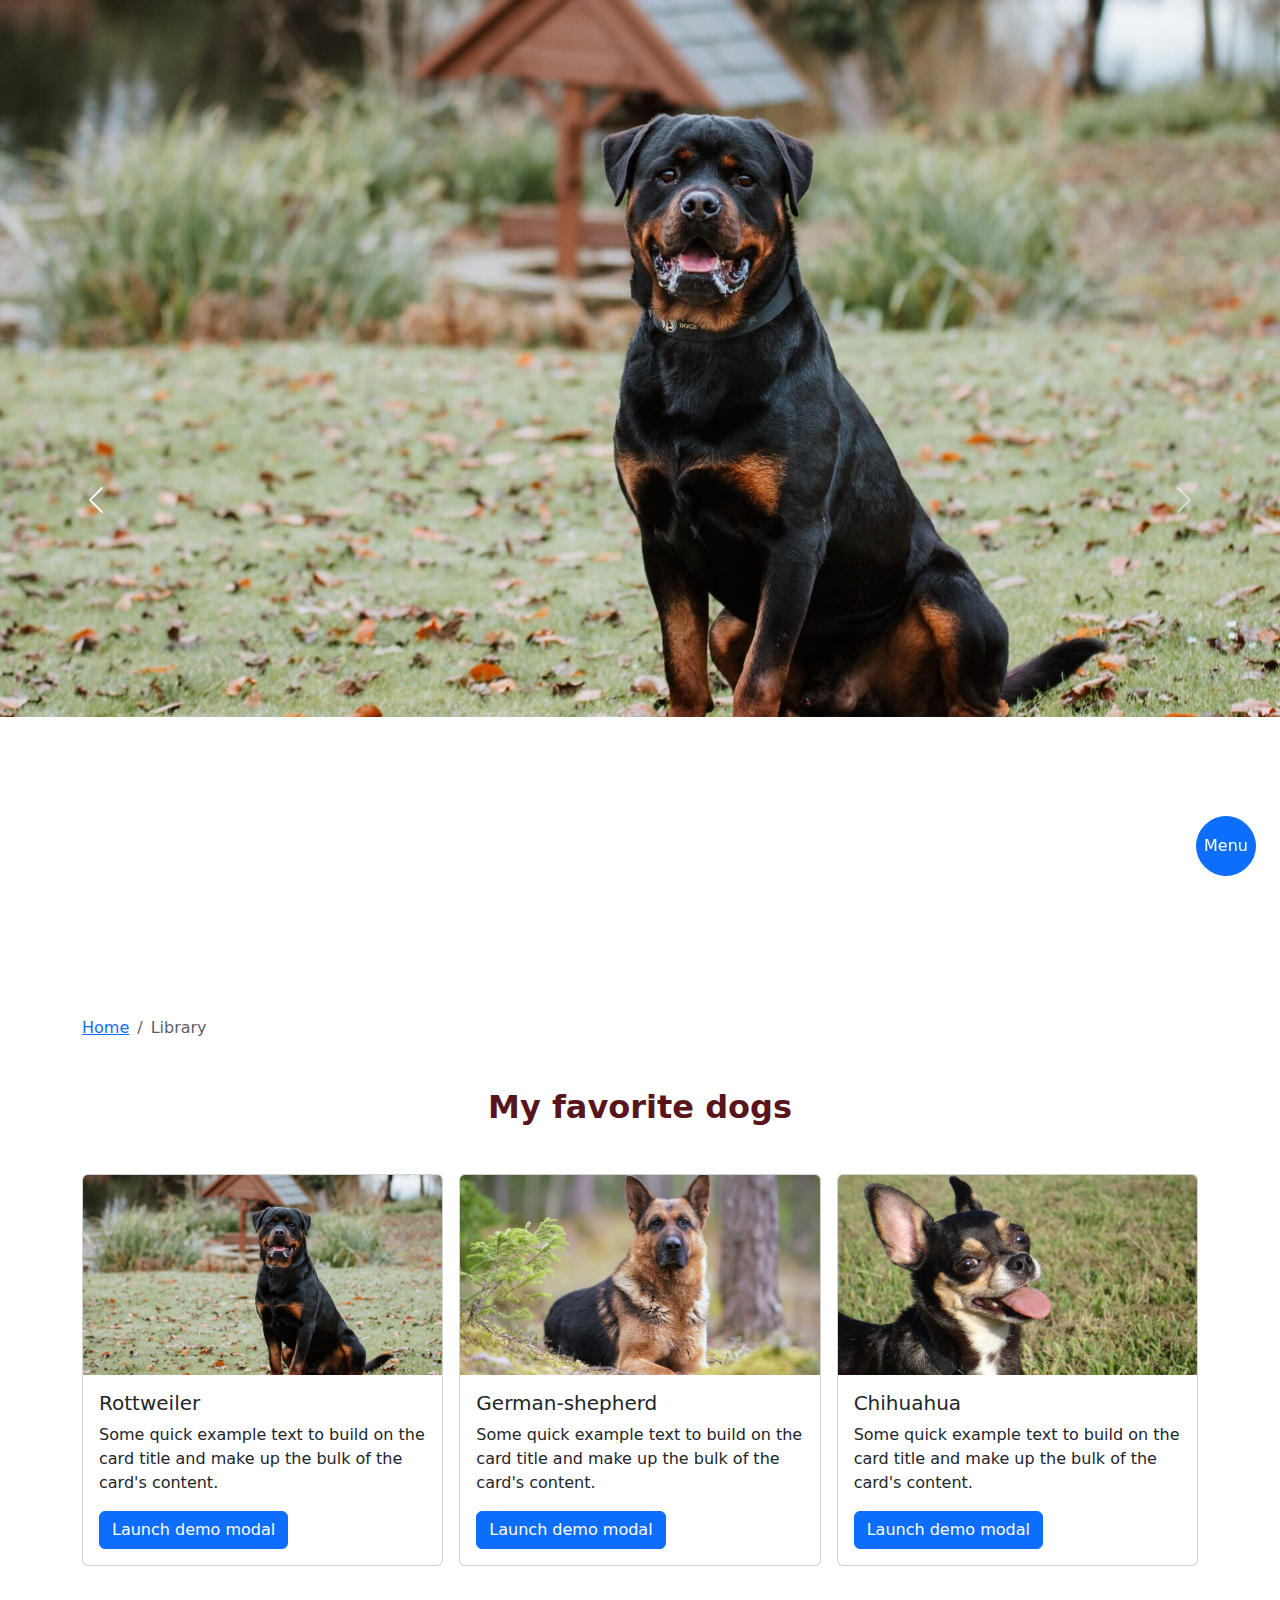
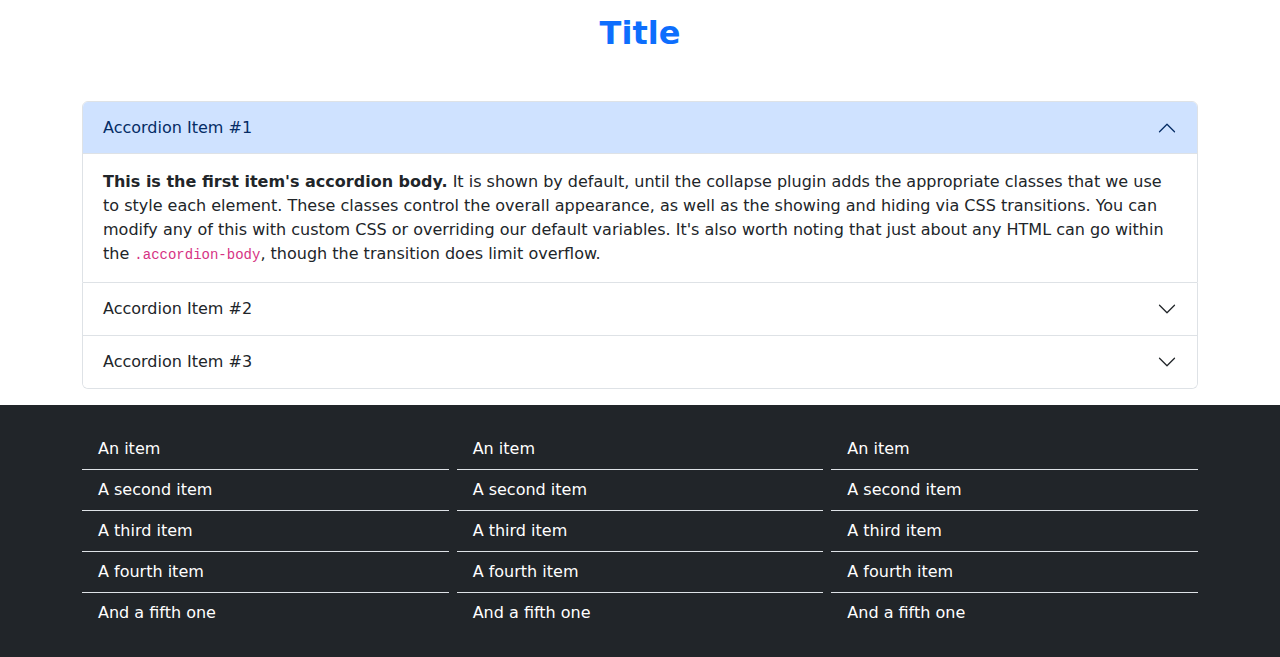
<file: index.html>
<!DOCTYPE html>
<html lang="en">
  <head>
    <meta charset="UTF-8" />
    <meta name="viewport" content="width=device-width, initial-scale=1.0" />
    <title>suniukai</title>
    <link rel="stylesheet" href="style.css" />
    <link
      href="https://cdn.jsdelivr.net/npm/bootstrap@5.3.3/dist/css/bootstrap.min.css"
      rel="stylesheet"
      integrity="sha384-QWTKZyjpPEjISv5WaRU9OFeRpok6YctnYmDr5pNlyT2bRjXh0JMhjY6hW+ALEwIH"
      crossorigin="anonymous"
    />
  </head>
  <body>
    <div id="carouselExampleCaptions" class="carousel slide">
      <div class="carousel-indicators">
        <button
          type="button"
          data-bs-target="#carouselExampleCaptions"
          data-bs-slide-to="0"
          class="active"
          aria-current="true"
          aria-label="Slide 1"
        ></button>
        <button
          type="button"
          data-bs-target="#carouselExampleCaptions"
          data-bs-slide-to="1"
          aria-label="Slide 2"
        ></button>
        <button
          type="button"
          data-bs-target="#carouselExampleCaptions"
          data-bs-slide-to="2"
          aria-label="Slide 3"
        ></button>
      </div>
      <div class="carousel-inner custom-carousel">
        <div class="carousel-item active">
          <img src="dog1.jpg" class="d-block w-100" alt="rottweiler" />
          <div class="carousel-caption d-none d-md-block">
            <h5>First slide label</h5>
            <p>Some representative placeholder content for the first slide.</p>
          </div>
        </div>
        <div class="carousel-item">
          <img src="dog2.jpg" class="d-block w-100" alt="german-shepherd" />
          <div class="carousel-caption d-none d-md-block">
            <h5>Second slide label</h5>
            <p>Some representative placeholder content for the second slide.</p>
          </div>
        </div>
        <div class="carousel-item">
          <img src="dog3.jpg" class="d-block w-100" alt="chihuahua" />
          <div class="carousel-caption d-none d-md-block">
            <h5>Third slide label</h5>
            <p>Some representative placeholder content for the third slide.</p>
          </div>
        </div>
      </div>
      <button
        class="carousel-control-prev"
        type="button"
        data-bs-target="#carouselExampleCaptions"
        data-bs-slide="prev"
      >
        <span class="carousel-control-prev-icon" aria-hidden="true"></span>
        <span class="visually-hidden">Previous</span>
      </button>
      <button
        class="carousel-control-next"
        type="button"
        data-bs-target="#carouselExampleCaptions"
        data-bs-slide="next"
      >
        <span class="carousel-control-next-icon" aria-hidden="true"></span>
        <span class="visually-hidden">Next</span>
      </button>
    </div>
    <div class="container-xl my-3">
      <nav aria-label="breadcrumb">
        <ol class="breadcrumb">
          <li class="breadcrumb-item"><a href="#">Home</a></li>
          <li class="breadcrumb-item active" aria-current="page">Library</li>
        </ol>
      </nav>
    </div>
    <div class="container-xl my-3">
      <h1 class="h2 text-center fw-bold text-danger-emphasis my-5">
        My favorite dogs
      </h1>
      <div class="row g-3">
        <div class="col-12 col-md-4">
          <div class="card">
            <img
              src="dog1.jpg"
              class="card-img-top custom-card-image"
              alt="..."
            />
            <div class="card-body">
              <h5 class="card-title">Rottweiler</h5>
              <p class="card-text">
                Some quick example text to build on the card title and make up
                the bulk of the card's content.
              </p>
              <button
                type="button"
                class="btn btn-primary"
                data-bs-toggle="modal"
                data-bs-target="#exampleModal"
              >
                Launch demo modal
              </button>
            </div>
          </div>
        </div>
        <div class="col-12 col-sm-6 col-md-4">
          <div class="card">
            <img
              src="dog2.jpg"
              class="card-img-top custom-card-image"
              alt="..."
            />
            <div class="card-body">
              <h5 class="card-title">German-shepherd</h5>
              <p class="card-text">
                Some quick example text to build on the card title and make up
                the bulk of the card's content.
              </p>
              <button
                type="button"
                class="btn btn-primary"
                data-bs-toggle="modal"
                data-bs-target="#exampleModal"
              >
                Launch demo modal
              </button>
            </div>
          </div>
        </div>
        <div class="col-12 col-sm-6 col-md-4">
          <div class="card">
            <img
              src="dog3.jpg"
              class="card-img-top custom-card-image"
              alt="..."
            />
            <div class="card-body">
              <h5 class="card-title">Chihuahua</h5>
              <p class="card-text">
                Some quick example text to build on the card title and make up
                the bulk of the card's content.
              </p>
              <button
                type="button"
                class="btn btn-primary"
                data-bs-toggle="modal"
                data-bs-target="#exampleModal"
              >
                Launch demo modal
              </button>
            </div>
          </div>
        </div>
      </div>
    </div>
    <div class="container-xl my-3">
      <h2 class="text-center fw-bold text-primary my-5">Title</h2>
      <div class="accordion" id="accordionExample">
        <div class="accordion-item">
          <h2 class="accordion-header">
            <button
              class="accordion-button"
              type="button"
              data-bs-toggle="collapse"
              data-bs-target="#collapseOne"
              aria-expanded="true"
              aria-controls="collapseOne"
            >
              Accordion Item #1
            </button>
          </h2>
          <div
            id="collapseOne"
            class="accordion-collapse collapse show"
            data-bs-parent="#accordionExample"
          >
            <div class="accordion-body">
              <strong>This is the first item's accordion body.</strong> It is
              shown by default, until the collapse plugin adds the appropriate
              classes that we use to style each element. These classes control
              the overall appearance, as well as the showing and hiding via CSS
              transitions. You can modify any of this with custom CSS or
              overriding our default variables. It's also worth noting that just
              about any HTML can go within the <code>.accordion-body</code>,
              though the transition does limit overflow.
            </div>
          </div>
        </div>
        <div class="accordion-item">
          <h2 class="accordion-header">
            <button
              class="accordion-button collapsed"
              type="button"
              data-bs-toggle="collapse"
              data-bs-target="#collapseTwo"
              aria-expanded="false"
              aria-controls="collapseTwo"
            >
              Accordion Item #2
            </button>
          </h2>
          <div
            id="collapseTwo"
            class="accordion-collapse collapse"
            data-bs-parent="#accordionExample"
          >
            <div class="accordion-body">
              <strong>This is the second item's accordion body.</strong> It is
              hidden by default, until the collapse plugin adds the appropriate
              classes that we use to style each element. These classes control
              the overall appearance, as well as the showing and hiding via CSS
              transitions. You can modify any of this with custom CSS or
              overriding our default variables. It's also worth noting that just
              about any HTML can go within the <code>.accordion-body</code>,
              though the transition does limit overflow.
            </div>
          </div>
        </div>
        <div class="accordion-item">
          <h2 class="accordion-header">
            <button
              class="accordion-button collapsed"
              type="button"
              data-bs-toggle="collapse"
              data-bs-target="#collapseThree"
              aria-expanded="false"
              aria-controls="collapseThree"
            >
              Accordion Item #3
            </button>
          </h2>
          <div
            id="collapseThree"
            class="accordion-collapse collapse"
            data-bs-parent="#accordionExample"
          >
            <div class="accordion-body">
              <strong>This is the third item's accordion body.</strong> It is
              hidden by default, until the collapse plugin adds the appropriate
              classes that we use to style each element. These classes control
              the overall appearance, as well as the showing and hiding via CSS
              transitions. You can modify any of this with custom CSS or
              overriding our default variables. It's also worth noting that just
              about any HTML can go within the <code>.accordion-body</code>,
              though the transition does limit overflow.
            </div>
          </div>
        </div>
      </div>
    </div>
    <footer class="bg-dark text-danger py-4">
      <div class="container-xl">
        <div class="row gy-4 gx-2">
          <div class="col-12 col-md-4">
            <ul class="list-group list-group-flush">
              <li class="list-group-item bg-transparent text-white">An item</li>
              <li class="list-group-item bg-transparent text-white">
                A second item
              </li>
              <li class="list-group-item bg-transparent text-white">
                A third item
              </li>
              <li class="list-group-item bg-transparent text-white">
                A fourth item
              </li>
              <li class="list-group-item bg-transparent text-white">
                And a fifth one
              </li>
            </ul>
          </div>
          <div class="col-12 col-md-4">
            <ul class="list-group list-group-flush">
              <li class="list-group-item bg-transparent text-white">An item</li>
              <li class="list-group-item bg-transparent text-white">
                A second item
              </li>
              <li class="list-group-item bg-transparent text-white">
                A third item
              </li>
              <li class="list-group-item bg-transparent text-white">
                A fourth item
              </li>
              <li class="list-group-item bg-transparent text-white">
                And a fifth one
              </li>
            </ul>
          </div>
          <div class="col-12 col-md-4">
            <ul class="list-group list-group-flush">
              <li class="list-group-item bg-transparent text-white">An item</li>
              <li class="list-group-item bg-transparent text-white">
                A second item
              </li>
              <li class="list-group-item bg-transparent text-white">
                A third item
              </li>
              <li class="list-group-item bg-transparent text-white">
                A fourth item
              </li>
              <li class="list-group-item bg-transparent text-white">
                And a fifth one
              </li>
            </ul>
          </div>
        </div>
      </div>
    </footer>

    <div
      class="modal fade"
      id="exampleModal"
      tabindex="-1"
      aria-labelledby="exampleModalLabel"
      aria-hidden="true"
    >
      <div class="modal-dialog">
        <div class="modal-content">
          <div class="modal-header">
            <h1 class="modal-title fs-5" id="exampleModalLabel">Modal title</h1>
            <button
              type="button"
              class="btn-close"
              data-bs-dismiss="modal"
              aria-label="Close"
            ></button>
          </div>
          <div class="modal-body">
            Lorem ipsum dolor sit, amet consectetur adipisicing elit. Numquam
            rerum nihil quis distinctio nulla, consequuntur perspiciatis iste
            maiores illo placeat!
          </div>
          <div class="modal-footer">
            <button
              type="button"
              class="btn btn-danger"
              data-bs-dismiss="modal"
            >
              Close
            </button>
            <button type="button" class="btn btn-outline-success">
              Save changes
            </button>
          </div>
        </div>
      </div>
    </div>

    <button
      class="btn btn-primary custom-button position-fixed bottom-0 end-0 me-4 mb-4 rounded-circle p-0"
      type="button"
      data-bs-toggle="offcanvas"
      data-bs-target="#offcanvasExample"
      aria-controls="offcanvasExample"
    >
      Menu
    </button>

    <div
      class="offcanvas offcanvas-start"
      tabindex="-1"
      id="offcanvasExample"
      aria-labelledby="offcanvasExampleLabel"
    >
      <div class="offcanvas-header">
        <h5 class="offcanvas-title" id="offcanvasExampleLabel">Offcanvas</h5>
        <button
          type="button"
          class="btn-close"
          data-bs-dismiss="offcanvas"
          aria-label="Close"
        ></button>
      </div>
      <div class="offcanvas-body">
        <div>
          Some text as placeholder. In real life you can have the elements you
          have chosen. Like, text, images, lists, etc.
        </div>
        <div class="dropdown mt-3">
          <button
            class="btn btn-secondary dropdown-toggle"
            type="button"
            data-bs-toggle="dropdown"
          >
            Dropdown button
          </button>
          <ul class="dropdown-menu">
            <li><a class="dropdown-item" href="#">Action</a></li>
            <li><a class="dropdown-item" href="#">Another action</a></li>
            <li><a class="dropdown-item" href="#">Something else here</a></li>
          </ul>
        </div>
      </div>
    </div>

    <script
      src="https://cdn.jsdelivr.net/npm/bootstrap@5.3.3/dist/js/bootstrap.bundle.min.js"
      integrity="sha384-YvpcrYf0tY3lHB60NNkmXc5s9fDVZLESaAA55NDzOxhy9GkcIdslK1eN7N6jIeHz"
      crossorigin="anonymous"
    ></script>
  </body>
</html>
</file>
<file: style.css>
.custom-carousel .carousel-item {
  height: 1000px;
}

.custom-card-image {
  height: 200px;
  object-fit: cover;
}

.custom-button {
  /* position: fixed;
  bottom: 20px;
  right: 20px;
  border-radius: 50px;
  padding: 0;
  z-index: 1000; */
  height: 60px;
  width: 60px;
}
</file>
